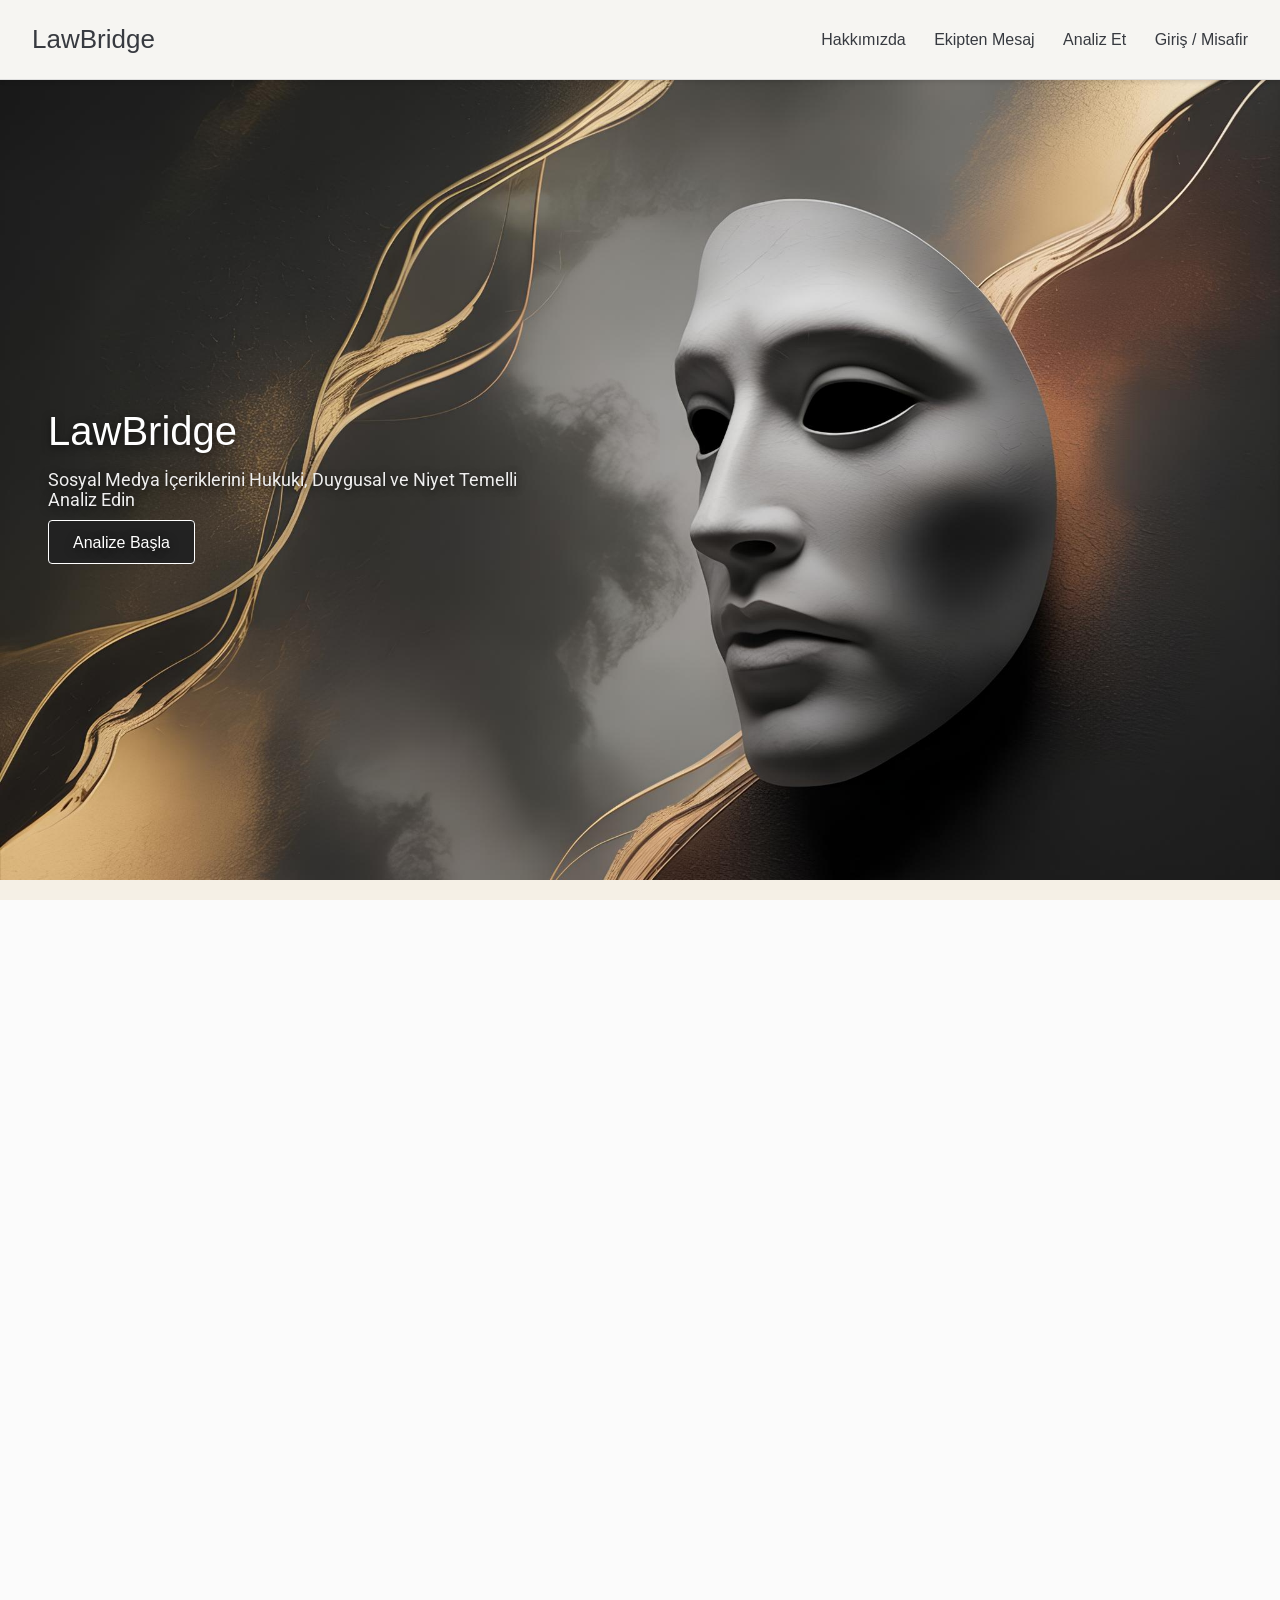
<file: index.html>
<!DOCTYPE html>
<html lang="tr">

<head>
  <meta charset="UTF-8" />
  <meta name="viewport" content="width=device-width, initial-scale=1.0" />
  <title>LawBridge</title>

  <!-- Stil dosyaları -->
  <link rel="stylesheet" href="styles/global.css" />
  <link rel="stylesheet" href="styles/home.css" />

  <!-- Google Fontlar -->
  <link rel="preconnect" href="https://fonts.googleapis.com">
  <link rel="preconnect" href="https://fonts.gstatic.com" crossorigin>
  <link
    href="https://fonts.googleapis.com/css2?family=Playwrite+IT+Moderna:wght@100..400&family=Roboto:ital,wght@0,100..900;1,100..900&family=Sansation:ital,wght@0,300;0,400;0,700;1,300;1,400;1,700&family=Sour+Gummy:ital,wght@0,100..900;1,100..900&family=Space+Grotesk:wght@300..700&display=swap"
    rel="stylesheet">
</head>

<body>
  <!-- Sayfa en üstü için anchor (scroll linki) -->
  <div id="top"></div>

  <!-- HEADER -->
<header class="header">
  <a href="#top" class="brand-name">LawBridge</a>

  <!-- Hamburger icon (sadece küçük ekranda görünecek) -->
  <div class="hamburger" id="hamburger">
    <span></span>
    <span></span>
    <span></span>
  </div>

  <!-- Navigation links -->
  <nav class="nav" id="nav">
    <a href="#about">Hakkımızda</a>
    <a href="#team">Ekipten Mesaj</a>
    <a href="pages/guest-options.html">Analiz Et</a>
    <a href="pages/login.html" onclick="localStorage.setItem('registerSource', 'menu')">Giriş / Misafir</a>

  </nav>
</header>

  <!-- HERO SECTION -->
  <section class="hero dark-hero">
    <div class="overlay-text">
      <h1>LawBridge</h1>
      <p>Sosyal Medya İçeriklerini Hukuki, Duygusal ve Niyet Temelli Analiz Edin</p>
      <a href="pages/guest-options.html" class="cta-button">Analize Başla</a>
    </div>
  </section>

  <!-- ABOUT SECTION -->
  <section id="about" class="about">
    <div class="about-image">
      <img src="assets/images/img8.jpg" alt="LawBridge Hakkımızda Görseli" />
    </div>
    <div class="about-text">
      <h2>Hakkımızda</h2>
      <p>
        LawBridge, sosyal medya yorumlarını analiz ederek şikayet sürecini kolaylaştıran bir yapay zeka destekli
        platformdur. Amacımız hukuki süreci vatandaşlar için daha erişilebilir hale getirmek ve hak arama kültürünü
        teknolojiyle güçlendirmektir. Her bireyin dijital ortamda maruz kaldığı olumsuzluklara karşı sesini
        duyurabilmesini kolaylaştırmak için çalışıyoruz.
      </p>
      <p>
        Geliştirdiğimiz sistem; içerikleri hukuki çerçevede, duygusal tonlamaları ve niyeti dikkate alarak analiz eder.
        Bu sayede kullanıcılar, potansiyel hak ihlallerini daha bilinçli bir şekilde değerlendirebilir. İnsan odaklı
        yaklaşımımızla hem bireylerin hem de toplumun adalet mekanizmasına daha etkin bir şekilde erişmesini
        amaçlıyoruz.
      </p>
    </div>
  </section>

  <!-- TEAM MESSAGE SECTION -->
  <section id="team" class="team-message">
    <div class="simple-line"></div>
    <h2>Ekipten Mesaj</h2>
    <div class="simple-line"></div>

    <p>
      Bu projeyi yalnızca bir yarışma için değil, gerçekten insanların hayatına dokunabilecek bir araç olarak
      tasarladık.
      Sosyal medyada kaybolup giden seslerin duyulmasını, hukuki süreçlerin daha erişilebilir hale gelmesini istiyoruz.
      Teknolojiyi sadece kod satırları olarak değil, toplum yararına çalışan bir köprü olarak görüyoruz.
      Bu yolda atılan her satır, bizim için bir adalet adımıdır.
    </p>
  </section>

  <!-- FOOTER -->
  <footer class="footer">
    <p>
      <a href="#">© 2025 LawBridge</a>
      <span class="dot">·</span>
      <a href="#">Tüm hakları saklıdır</a>
      <span class="dot">·</span>
      <a href="#">Gizlilik Politikası</a>
      <span class="dot">·</span>
      <a href="#">İletişim</a>
    </p>
  </footer>

  <script src="scripts/menu.js"></script>

</body>

</html>
</file>
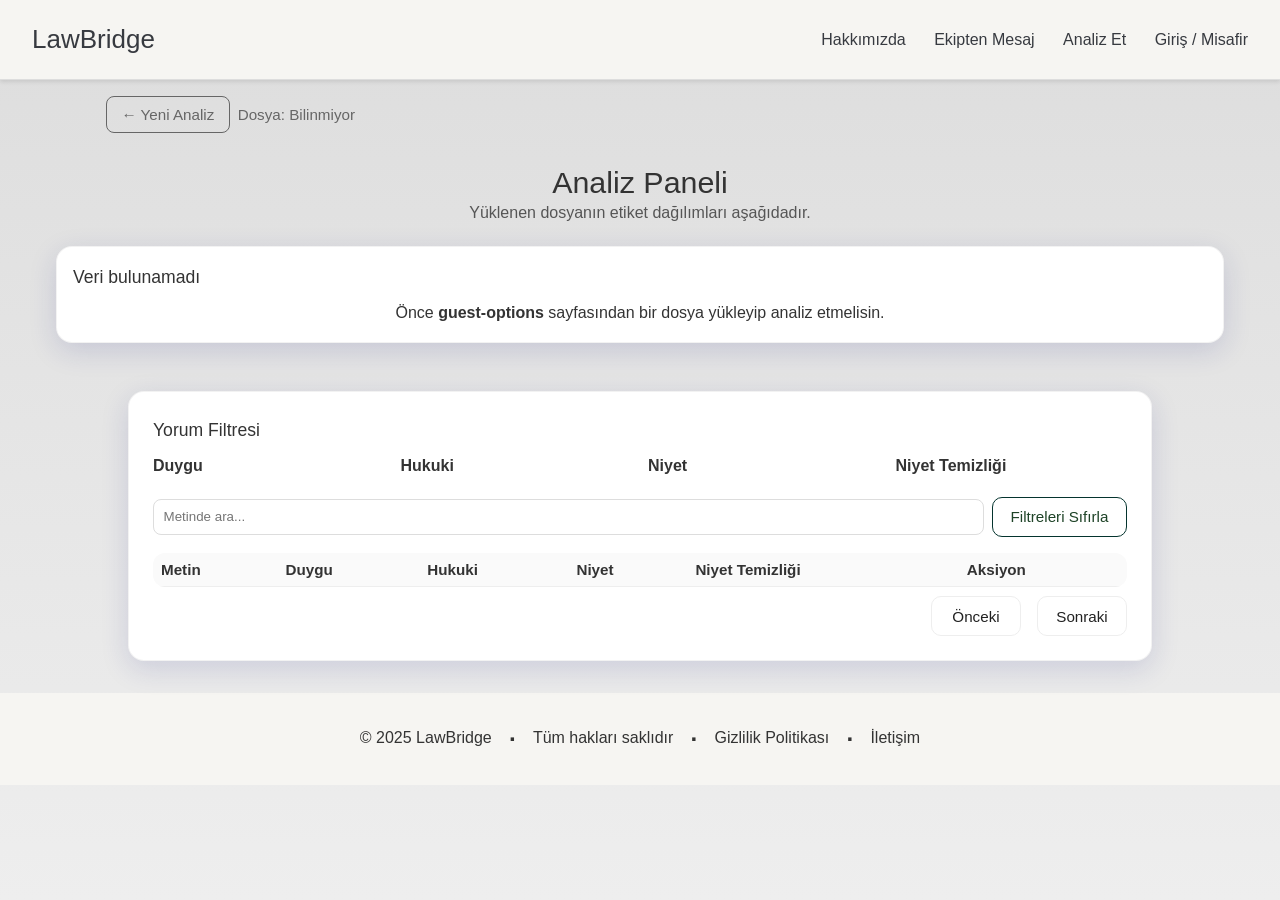
<file: pages/guest-analysis.html>
<!DOCTYPE html>
<html lang="tr">

<head>
  <meta charset="UTF-8" />
  <meta name="viewport" content="width=device-width,initial-scale=1.0" />
  <title>Analiz Sonuçları - LawBridge</title>

  <link rel="stylesheet" href="../styles/global.css" />
  <link rel="stylesheet" href="../styles/guest-analysis.css" />
  <style>
    .results-header {
      text-align: center;
      margin: 2rem auto 1rem;
      padding: 0 1rem;
    }

    .results-header h1 {
      font-size: 1.9rem;
      margin-bottom: .3rem;
    }

    .results-header p {
      color: #555;
    }

    /* 2x2 grid */
    .results-grid {
      display: grid;
      gap: 1.25rem;
      grid-template-columns: repeat(2, 1fr);
      max-width: 1200px;
      margin: 1.5rem auto 3rem;
      padding: 0 1rem;
    }

    @media (max-width: 768px) {
      .results-grid {
        grid-template-columns: 1fr;
      }
    }

    .result-card {
      background: #fff;
      border-radius: 16px;
      padding: 1rem 1rem 1.25rem;
      box-shadow: 0 8px 28px rgba(31, 38, 135, .15);
      border: 1px solid rgba(0, 0, 0, .05);
    }

    .result-card h3 {
      position: relative;
      text-align: center;
      margin: .25rem 0 1rem;
    }

    .toggle-btn {
      position: absolute;
      right: 10px;
      top: 50%;
      transform: translateY(-50%);
      border: none;
      background-color: #666;
      cursor: pointer;
      font-size: 1.2rem;
      line-height: 1;
      padding: 1px;
    }

    .chart-img {
      width: 100%;
      height: auto;
      display: block;
      margin: 0 auto;
    }

    .backbar {
      max-width: 1100px;
      margin: 1rem auto 0;
      padding: 0 1rem;
      display: flex;
      gap: .5rem;
      align-items: center;
    }

    .backbar .btn-outline {
      border: 1px solid #666;
      background: transparent;

      color: #666;
      padding: .55rem .9rem;
      border-radius: 8px;
      cursor: pointer;
    }

    .dilekce-btn {
      background-color: #8d9c90 !important;
      /* Mavi */
      color: white !important;
      padding: .4rem .8rem;
      border: none;
      border-radius: 6px;
      cursor: pointer;
    }

    .dilekce-btn:disabled {
      background-color: #ccc !important;
      /* Pasifken gri */
      cursor: not-allowed;
    }

    .kv {
      font-size: .95rem;
      color: #666;
    }

    .chart-slide {
      transition: transform 0.3s ease, opacity 0.3s ease;
    }

    .slide-in {
      transform: translate(2px, -2px);
      opacity: 0.8;
    }

    #clearFilters {
      border: 1px solid #05342e !important;
      /* Yeşil çerçeve */
      background: transparent !important;
      color: #1e4327 !important;
    }

    #clearFilters:hover {
      background-color: #8d9c90 !important;
      color: white !important;
    }




    /* Filtre paneli genişlik */
    #filter-panel {
      max-width: 80%;
      width: clamp(960px, 95vw, 1400px);
      margin: 0 auto 2rem;
      padding: 1.5rem;
    }

    /* Grid düzenini esnek yap */
    .filter-grid {
      display: grid;
      gap: 1rem;
      grid-template-columns: repeat(4, 1fr);
    }

    @media (max-width: 1200px) {
      .filter-grid {
        grid-template-columns: repeat(2, 1fr);
      }
    }

    @media (max-width: 768px) {
      .filter-grid {
        grid-template-columns: 1fr;
      }
    }

    .dd-item:hover {
      background: transparent !important;
    }
  </style>
</head>

<body>
  <!-- HEADER -->
  <header class="header">
    <a href="#top" class="brand-name">LawBridge</a>

    <!-- Hamburger icon (sadece küçük ekranda görünecek) -->
    <div class="hamburger" id="hamburger">
      <span></span>
      <span></span>
      <span></span>
    </div>

    <!-- Navigation links -->
    <nav class="nav" id="nav">
      <a href="#about">Hakkımızda</a>
      <a href="#team">Ekipten Mesaj</a>
      <a href="guest-options.html">Analiz Et</a>
      <a href="login.html" onclick="localStorage.setItem('registerSource', 'menu')">Giriş / Misafir</a>

    </nav>
  </header>
  <div class="backbar">
    <button class="btn-outline" onclick="window.location.href='./guest-options.html'">← Yeni Analiz</button>
    <span class="kv" id="meta"></span>
  </div>

  <section class="results-header">
    <h1>Analiz Paneli</h1>
    <p>Yüklenen dosyanın etiket dağılımları aşağıdadır.</p>
  </section>

  <section id="results" class="results-grid"></section>

  <!-- FİLTRE & YORUM LİSTESİ -->
  <section id="filter-panel" class="result-card">
    <h3 style="text-align:center;margin:.25rem 0 1rem;">Yorum Filtresi</h3>

    <div class="filter-grid">
      <div>
        <label style="font-weight:600;display:block;margin-bottom:.35rem;">Duygu</label>
        <div id="f-sentiment"></div>
      </div>
      <div>
        <label style="font-weight:600;display:block;margin-bottom:.35rem;">Hukuki</label>
        <div id="f-legal"></div>
      </div>
      <div>
        <label style="font-weight:600;display:block;margin-bottom:.35rem;">Niyet</label>
        <div id="f-intent"></div>
      </div>
      <div>
        <label style="font-weight:600;display:block;margin-bottom:.35rem;">Niyet Temizliği</label>
        <div id="f-intent_purity"></div>
      </div>
    </div>

    <div style="display:flex;gap:.5rem;align-items:center;margin-top:1rem;">
      <input id="searchBox" type="text" placeholder="Metinde ara..."
        style="flex:1;padding:.6rem;border:1px solid #ddd;border-radius:8px;">
      <button id="clearFilters" class="btn-outline">Filtreleri Sıfırla</button>
    </div>

    <div style="margin-top:1rem;overflow:auto;">
      <table style="width:100%;border-collapse:collapse;">
        <thead>
          <tr>
            <th style="text-align:left;border-bottom:1px solid #eee;padding:.5rem;">Metin</th>
            <th style="text-align:left;border-bottom:1px solid #eee;padding:.5rem;">Duygu</th>
            <th style="text-align:left;border-bottom:1px solid #eee;padding:.5rem;">Hukuki</th>
            <th style="text-align:left;border-bottom:1px solid #eee;padding:.5rem;">Niyet</th>
            <th style="text-align:left;border-bottom:1px solid #eee;padding:.5rem;">Niyet Temizliği</th>
            <!-- YENİ -->
            <th style="text-align:left;border-bottom:1px solid #eee;padding:.5rem;">Aksiyon</th>
          </tr>
        </thead>

        <tbody id="rowsBody"></tbody>
      </table>
      <div id="pager" style="display:flex;gap:.5rem;justify-content:flex-end;margin-top:.6rem;">
        <button id="prevPage" class="btn-outline">Önceki</button>
        <span id="pageInfo" class="kv"></span>
        <button id="nextPage" class="btn-outline">Sonraki</button>
      </div>
    </div>
    <!-- Dilekçe Modal (PDF önizlemeli) -->
    <div id="petitionModal" class="modal-backdrop" role="dialog" aria-modal="true" aria-labelledby="petitionTitle">
      <div class="modal">
        <button class="modal-close" id="petitionClose" aria-label="Kapat">×</button>

        <h3 id="petitionTitle">Dilekçe Oluştur</h3>

        <!-- Orta alan: PDF önizlemesi + Ad Soyad girişi -->
        <div class="modal-body">
          <div class="modal-preview">
            <!-- JS buraya blob URL veriyor -->
            <iframe id="petitionPreview" class="pdf-frame" title="Dilekçe Önizleme"></iframe>
          </div>

          <label class="modal-label" for="petitionName">Ad Soyad</label>
          <input id="petitionName" type="text" placeholder="Ad Soyad" />
        </div>

        <!-- Alt butonlar -->
        <div class="modal-footer">
          <button class="btn-outline" id="petitionCancel">Vazgeç</button>
          <button class="btn-primary" id="petitionSubmit">PDF OLUŞTUR</button>
        </div>
      </div>
    </div>

  </section>

  <footer class="footer">
    <p>
      <a href="#">© 2025 LawBridge</a>
      <span class="dot">·</span>
      <a href="#">Tüm hakları saklıdır</a>
      <span class="dot">·</span>
      <a href="#">Gizlilik Politikası</a>
      <span class="dot">·</span>
      <a href="#">İletişim</a>
    </p>
  </footer>

  <script src="../scripts/guest-analysis.js"></script>
</body>

</html>
</file>
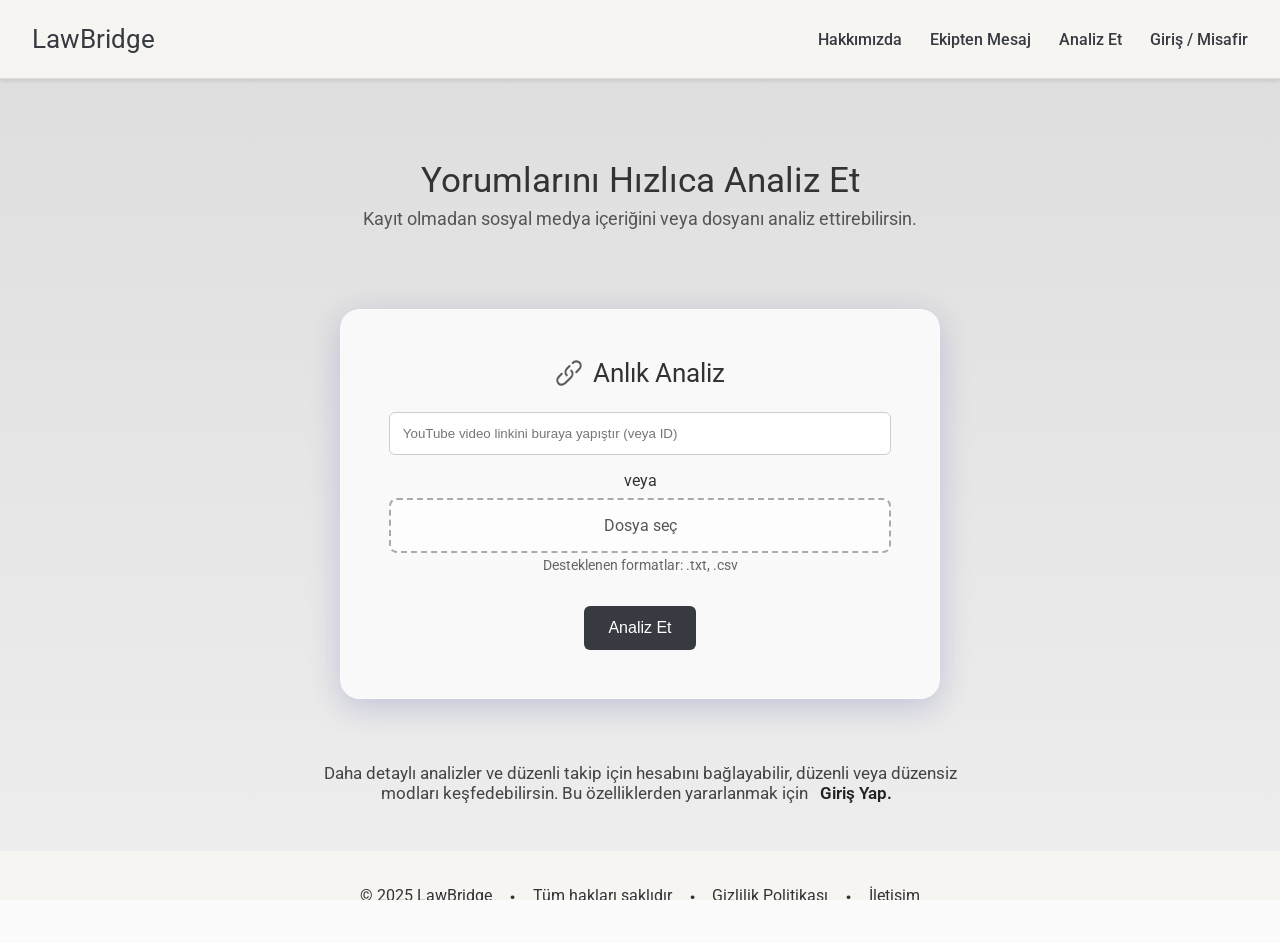
<file: pages/guest-options.html>
<!DOCTYPE html>
<html lang="tr">

<head>
  <meta charset="UTF-8" />
  <meta name="viewport" content="width=device-width, initial-scale=1.0" />
  <title>Anlık Analiz - LawBridge</title>

  <!-- Google Fontlar -->
  <link rel="preconnect" href="https://fonts.googleapis.com">
  <link rel="preconnect" href="https://fonts.gstatic.com" crossorigin>
  <link
    href="https://fonts.googleapis.com/css2?family=Playwrite+IT+Moderna:wght@100..400&family=Roboto:ital,wght@0,100..900;1,100..900&family=Sansation:ital,wght@0,300;0,400;0,700;1,300;1,400;1,700&family=Sour+Gummy:ital,wght@0,100..900;1,100..900&family=Space+Grotesk:wght@300..700&display=swap"
    rel="stylesheet">

  <link rel="stylesheet" href="../styles/global.css" />
  <link rel="stylesheet" href="../styles/guest.css" />

  <script src="../scripts/fileCheck.js"></script>
</head>

<body>
  <!-- HEADER -->
  <header class="header">
    <a href="../index.html" class="brand-name">LawBridge</a>

    <div class="hamburger" id="hamburger">
      <span></span>
      <span></span>
      <span></span>
    </div>

    <nav class="nav" id="nav">
      <a href="../index.html#about">Hakkımızda</a>
      <a href="../index.html#team">Ekipten Mesaj</a>
      <a href="guest-options.html">Analiz Et</a>
      <a href="login.html" onclick="localStorage.setItem('registerSource', 'menu')">Giriş / Misafir</a>
    </nav>
  </header>

  <!-- ANA BAŞLIK -->
  <section class="intro-section fade-in-top">
    <h1>Yorumlarını Hızlıca Analiz Et</h1>
    <p>Kayıt olmadan sosyal medya içeriğini veya dosyanı analiz ettirebilirsin.</p>
  </section>

  <!-- ANALİZ KARTI -->
  <section class="card-container fade-in-delayed">
    <div class="card glass">
      <h2 class="with-icon">
        <img src="../assets/svg/link.svg" alt="Link ikonu" class="inline-icon" />
        Anlık Analiz
      </h2>

      <!-- DEĞİŞTİ: id eklendi -->
      <input id="linkInput" type="text" placeholder="YouTube video linkini buraya yapıştır (veya ID)" />

      <p style="margin: 0.5rem 0; text-align:center;">veya</p>

      <!-- Özel tasarımlı dosya seçici -->
      <div class="custom-file-upload" id="customFileUpload">
        <span id="fileLabel">Dosya seç</span>
        <input type="file" id="fileInput" accept=".txt,.csv" />
      </div>

      <p class="file-note">Desteklenen formatlar: .txt, .csv</p>

      <button class="btn">Analiz Et</button>
    </div>
  </section>

  <!-- MOD AÇIKLAMA PARAGRAFI -->
  <section class="fade-in-late" style="text-align: center; max-width: 700px; margin: 3rem auto; padding: 0 1rem;">
    <p style="font-size: 1.05rem; color: #444;">
      Daha detaylı analizler ve düzenli takip için hesabını bağlayabilir, düzenli veya düzensiz modları
      keşfedebilirsin. Bu özelliklerden yararlanmak için
      <a href="./login.html" class="login-highlight">Giriş Yap.</a>
    </p>
  </section>

  <!-- FOOTER -->
  <footer class="footer">
    <p>
      <a href="#">© 2025 LawBridge</a>
      <span class="dot">·</span>
      <a href="#">Tüm hakları saklıdır</a>
      <span class="dot">·</span>
      <a href="#">Gizlilik Politikası</a>
      <span class="dot">·</span>
      <a href="#">İletişim</a>
    </p>
  </footer>
</body>

</html>
</file>
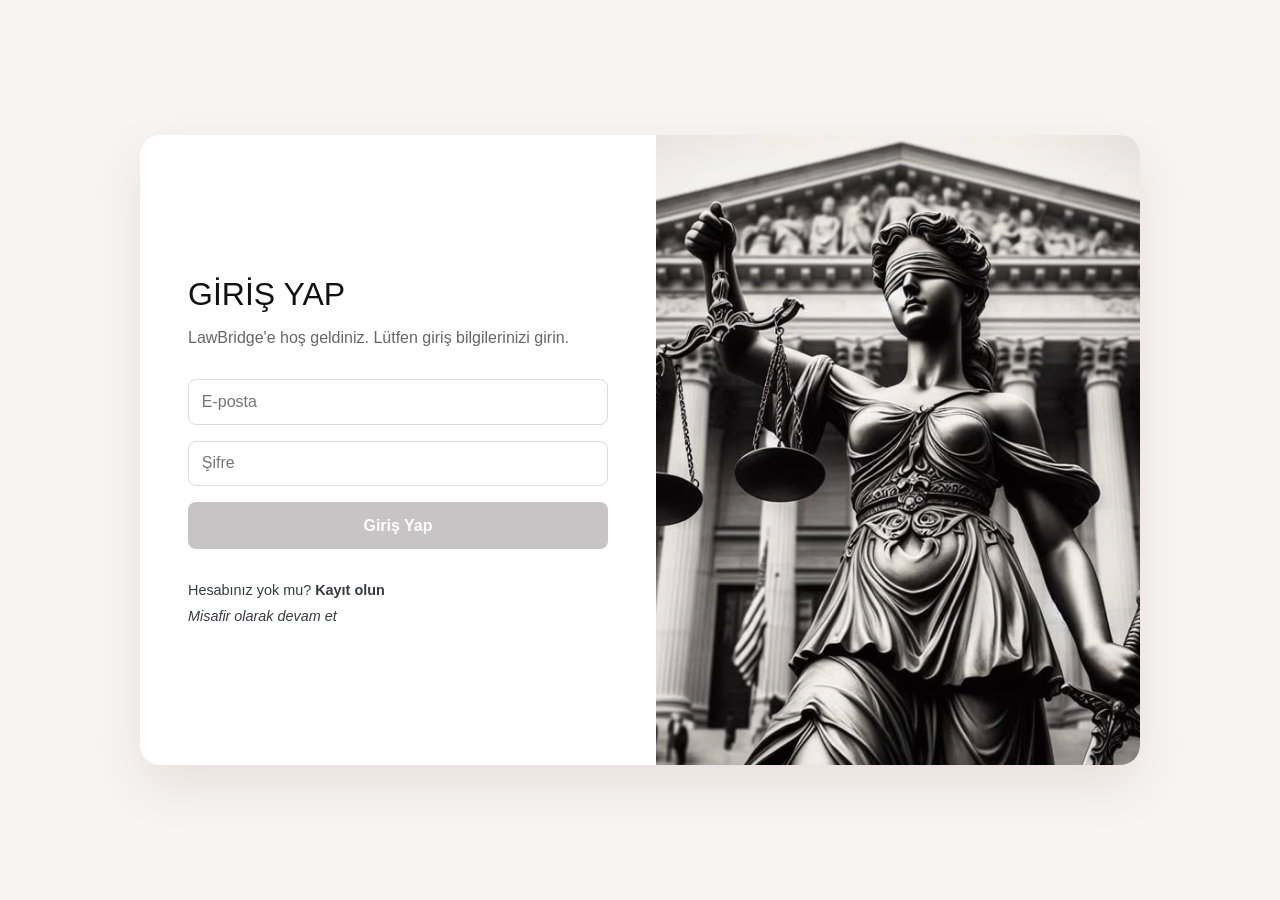
<file: pages/login.html>
<!DOCTYPE html>
<html lang="tr">

<head>
    <meta charset="UTF-8" />
    <meta name="viewport" content="width=device-width, initial-scale=1.0" />
    <title>LawBridge Giriş</title>
    <link rel="stylesheet" href="../styles/global.css">
    <link rel="stylesheet" href="../styles/login.css">

</head>

<body>

    <div class="container">
        <!-- SOL TARAF -->
        <div class="left">
            <h2>GİRİŞ YAP</h2>
            <p>LawBridge'e hoş geldiniz. Lütfen giriş bilgilerinizi girin.</p>

            <input type="email" id="email" placeholder="E-posta">
            <input type="password" id="password" placeholder="Şifre">
            <button id="login-button">Giriş Yap</button>

            <a href="register.html" onclick="localStorage.setItem('registerSource', 'login')">Hesabınız yok mu? <strong>
                    Kayıt olun </strong> </a>
            <a href="guest-options.html"> <em>Misafir olarak devam et</em></a>

        </div>

        <!-- SAĞ TARAF -->
        <div class="right">

        </div>
    </div>

    <script src="../scripts/login.js"></script>
</body>

</html>
</file>
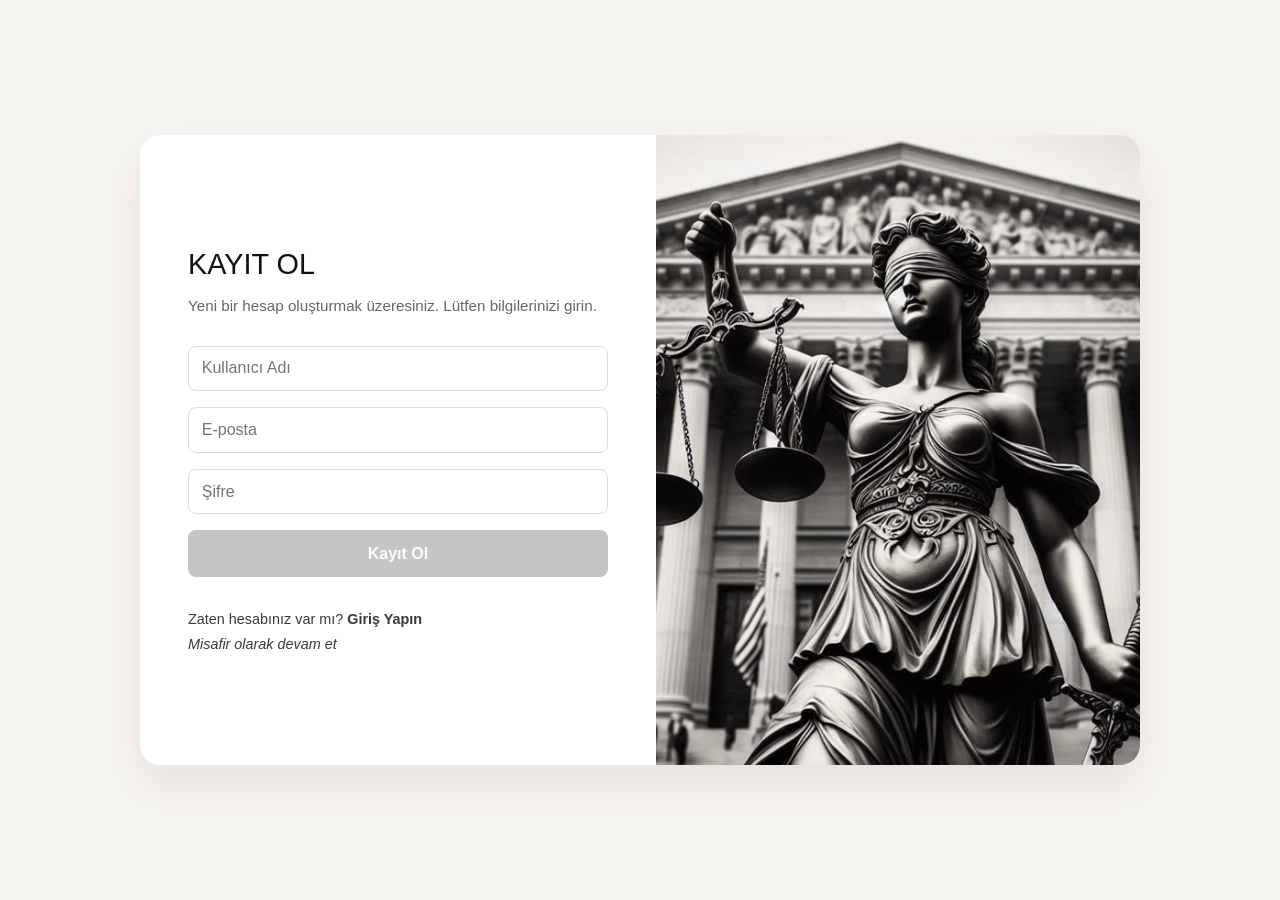
<file: pages/register.html>
<!DOCTYPE html>
<html lang="tr">

<head>
    <meta charset="UTF-8" />
    <meta name="viewport" content="width=device-width, initial-scale=1.0" />
    <title>LawBridge Kayıt</title>
    <link rel="stylesheet" href="../styles/global.css">
    <link rel="stylesheet" href="../styles/register.css">

</head>

<body>

    <div class="container">
        <!-- SOL TARAF -->
        <div class="left">
            <h2>KAYIT OL</h2>
            <p>Yeni bir hesap oluşturmak üzeresiniz. Lütfen bilgilerinizi girin.</p>

            <input type="text" id="name" placeholder="Kullanıcı Adı">
            <input type="email" id="email" placeholder="E-posta">
            <input type="password" id="password" placeholder="Şifre">
            <button id="register-button">Kayıt Ol</button>

            <a href="login.html">Zaten hesabınız var mı? <strong> Giriş Yapın </strong></a>
            <a href="guest-options.html"> <em>Misafir olarak devam et</em></a>
        </div>

        <!-- SAĞ TARAF -->
        <div class="right"></div>
    </div>

     <script src="../scripts/register.js"></script>
</body>

</html>
</file>
<file: styles/global.css>
/*
   GLOBAL THEME & COLORS
 */
:root {
    /* Genel metin renkleri */
    --text-primary: #373A40;
    --text-secondary: #333;
    --background-white: #FBFBFB;

    /* Tema Renk Paleti */
    --accent-color: #F2BED1;
    --highlight-color: #FFF085;

    /* Header */
    --header-bg: #F6F5F2;
    --header-text: var(--text-primary);

    /* Footer */
    --footer-bg: #F6F5F2;
    --footer-text: var(--text-secondary);

    /* Button */
    --button-bg: #000;
    --button-text: #fff;
    --button-hover-bg: #333;
}

/* 
   RESET ve TEMEL AYARLAR
 */
* {
    margin: 0;
    padding: 0;
    box-sizing: border-box;
}

html,
body {
    height: 100%;
    font-family: 'Segoe UI', sans-serif;
    background-color: var(--background-white);
    color: var(--text-primary);
    overflow-x: hidden;
}

/* Başlıklar ve metin fontları */
h1,
h2,
h3,
a {
    /* font-family: "Sansation", sans-serif; */
    font-weight: 400;
}

p {
    font-family: "Roboto", sans-serif;
}

/* 
   LINK STİLLERİ
 */
a {
    text-decoration: none;
    color: inherit;
    transition: opacity 0.3s;
}

a:hover {
    opacity: 0.8;
}

/* 
    BUTONLAR
 */
button,
.cta-button {
    padding: 0.8rem 1.5rem;
    background-color: var(--button-bg);
    color: var(--button-text);
    border: none;
    border-radius: 4px;
    cursor: pointer;
    transition: background-color 0.3s;
}

button:hover,
.cta-button:hover {
    background-color: var(--button-hover-bg);
}

/* 
 HEADER (Sabit Üst Menü)
 */
.header {
    position: sticky;
    top: 0;
    z-index: 1000;
    background-color: var(--header-bg);
    color: var(--header-text);
    padding: 1.5rem 2rem;
    display: flex;
    justify-content: space-between;
    align-items: center;
    border-bottom: 1px solid #ddd;
    box-shadow: 0 2px 4px rgba(0, 0, 0, 0.1);
}

.brand-name {
    font-size: 26px;
    color: var(--text-primary);
}

.nav a {
    margin-left: 1.5rem;
    font-weight: 500;
}

/* 
 FOOTER (Sayfa Altı)
 */
.footer {
    background-color: var(--footer-bg);
    color: var(--footer-text);
    padding: 2rem 1rem;
    text-align: center;
    font-size: 1rem;
    font-family: 'Roboto', sans-serif;
}

.footer a {
    color: var(--footer-text);
    text-decoration: none;
    margin: 0 0.3rem;
    font-weight: 400;
}

.footer a:hover {
    text-decoration: underline;
}

.footer .dot {
    font-size: 1.5rem;
    padding: 0 0.5rem;
    font-weight: bold;
    vertical-align: middle;
    color: var(--footer-text);
}



/* Hamburger ikon görünümü */
.hamburger {
  display: none;
  flex-direction: column;
  cursor: pointer;
  gap: 6px;
  z-index: 1001;
}

.hamburger span {
  height: 3px;
  width: 25px;
  background: var(--text-primary);
  border-radius: 3px;
}


/* Responsive menü – SAĞA sabit ve kısa */
@media (max-width: 768px) {
  .hamburger {
    display: flex;
  }

  .nav {
    position: fixed;
    top: 70px; /* header yüksekliğine göre ayarla */
    right: 0;
    background: var(--header-bg);
    display: none;
    flex-direction: column;
    align-items: flex-start;
    padding: 1rem;
    width: 200px;
    box-shadow: -2px 2px 10px rgba(0, 0, 0, 0.15);
    border-left: 1px solid #ddd;
    border-bottom: 1px solid #ddd;
    z-index: 1000;
  }

  .nav.show {
    display: flex;
  }

  .nav a {
    margin: 0.5rem 0;
    padding: 0.3rem 0.5rem;
    width: 100%;
    font-size: 1rem;
  }
}
</file>
<file: styles/home.css>
@import url('global.css');

/* 
 HERO SECTION (Ana Giriş Alanı)
*/
.dark-hero {
  background-image: url('../assets/images/img11.jpeg');
  background-size: cover;
  background-position: center;
  height: 800px;
  display: flex;
  align-items: center;
  justify-content: flex-start;
  color: #fff;
  overflow: hidden;
  position: relative;
}

.overlay-text {
  padding: 2rem 3rem;
  max-width: 600px;
  z-index: 2;
  text-shadow: 0 2px 8px rgba(0, 0, 0, 0.6);
}

.overlay-text h1 {
  font-size: 2.5rem;
  margin-bottom: 1rem;
  color: #fff;
}

.overlay-text p {
  font-size: 1.1rem;
  margin-bottom: 1.5rem;
  color: #eee;
}

/* Cta button zaten global.css'te tanımlı, sadece özelleştiriyoruz */
.cta-button {
  background-color: #222;
  border: 1px solid #fff;
}

.cta-button:hover {
  background-color: #F8EEDF;
  color: #000;
}


/* 
 ABOUT SECTION
    */
.about {
  background-color: #f5f0e6;
  width: 100%;
  /* 100vw yerine daha sağlıklı */
  min-height: 650px;
  display: flex;
  justify-content: flex-start;
  align-items: center;
  padding: 0 2rem;
  box-sizing: border-box;
}

.about-image {
  flex: 1;
  max-width: 500px;
  height: 98%;
  display: flex;
  align-items: center;
  justify-content: flex-start;
}

.about-image img {
  width: 100%;
  height: auto;
  aspect-ratio: 1 / 1;
  object-fit: cover;
  box-shadow: 0 4px 12px rgba(0, 0, 0, 0.1);
  margin: 1.5rem;
}

.about-text {
  flex: 2;
  padding-left: 2rem;
  font-size: 1.1rem;
  color: #444;
  line-height: 1.7;
}

.about-text h2 {
  font-size: 2rem;
  margin: 2rem;
  color: #333;
}

.about-text p {
  margin: 2rem;
}


/* 
 TEAM MESSAGE SECTION
 */
.team-message {
  background-color: #1E201E;
  color: #f5f5f5;
  padding: 3rem 2rem;
  text-align: center;
  line-height: 1.7;
}

.team-message h2 {
  font-size: 1.8rem;
  margin-bottom: 1.5rem;
  color: var(--highlight-color);
}

.team-message p {
  max-width: 700px;
  margin: 0 auto;
  font-size: 1.1rem;
  color: #e0e0e0;
}

/* Araya çizgi */
.simple-line {
  width: 450px;
  height: 1px;
  background-color: var(--highlight-color);
  margin: 1rem auto 2rem;
}


/* 
 RESPONSIVE TASARIM
 */
@media (max-width: 768px) {

  /* HERO */
  .dark-hero {
    height: 300px;
    justify-content: center;
    text-align: center;
    padding: 1rem;
  }

  .overlay-text {
    padding: 1rem;
  }

  .overlay-text h1 {
    font-size: 2rem;
  }

  .overlay-text p {
    font-size: 0.95rem;
  }

  .cta-button {
    padding: 0.7rem 1.4rem;
    font-size: 0.95rem;
  }

  /* ABOUT */
  .about {
    flex-direction: column;
    min-height: auto;
    padding: 2rem 1rem;
    text-align: center;
  }

  .about-image {
    max-width: 80%;
    height: auto;
    margin-bottom: 1.5rem;
    justify-content: center;
  }

  .about-text {
    flex: none;
    padding-left: 0;
    width: 100%;
  }
}
</file>
<file: styles/guest-analysis.css>
/* === SAYFA TEMELİ === */
:root{
  --bg1:#DDDDDD;
  --bg2:#EEEEEE;
  --txt:#333;
  --muted:#666;
  --ink:#222;
  --card:#F9F9F9;
  --border:#eee;
  --line:#f3f3f3;
  --accent:#373A40;
  --accent-2:#1f1f1f;
  --chip:#e9edf3;
}

*{box-sizing:border-box}
body{
  background: linear-gradient(to bottom, var(--bg1), var(--bg2));
  font-family: 'Roboto', sans-serif;
  color: var(--txt);
  margin:0;
}

/* üst bar (geri + meta) */
.backbar{
  max-width:1100px;
  margin:5rem auto 1rem;
  padding:0 1rem;
  display:flex;
  gap:.75rem;
  align-items:center;
}
.kv{font-size:.95rem;color:#555}

/* başlık kısmı */
.results-header{
  max-width:1100px;
  margin:0 auto 1rem;
  padding:0 1rem;
  text-align:left;
  opacity:0;
  animation:fadeInTop .8s ease forwards;
}
.results-header h1{margin:.25rem 0 0.25rem;font-size:2rem}
.results-header p{margin:0;color:#555}

/* grafik kartlarını tutan grid */
.results-grid{
  max-width:1100px;
  margin:1rem auto 1.25rem;
  padding:0 1rem;
  display:grid;
  grid-template-columns:repeat(2,minmax(0,1fr));
  gap:1rem;
}

/* kart genel */
.result-card{
  background:var(--card);
  border:1px solid rgba(255,255,255,.25);
  border-radius:16px;
  box-shadow:0 8px 24px rgba(31,38,135,.18);
  padding:1rem 1rem 1.1rem;
  backdrop-filter: blur(8px);
  -webkit-backdrop-filter: blur(8px);
}
.result-card h3{
  margin:.25rem 0 .5rem;
  font-size:1.1rem;
  display:flex;align-items:center;justify-content:space-between;
}

/* grafik görselleri + animasyon */
.chart-img{
  width:100%;
  height:auto;
  border-radius:12px;
  border:1px solid var(--border);
  background:white;
}
.chart-slide{opacity:0;animation:fadeInUp .6s ease .1s forwards}
.slide-in{animation:fadeInUp .5s ease}

/* grafikleri bar/pie arasında değiştir butonu */
.toggle-btn{
  border:none;cursor:pointer;
  padding:.35rem .6rem;border-radius:8px;
  background:var(--chip);color:#333;
  font-size:.9rem;transition:transform .15s ease;
}
.toggle-btn:hover{transform:translateY(-1px)}

/* filtre paneli */
#filter-panel{grid-column:1/-1;margin-top:.5rem}
.filter-grid{
  display:grid;gap:.75rem;margin-bottom:.75rem;
  grid-template-columns:repeat(4,minmax(0,1fr));
}
.filters-top{
  display:flex;gap:.5rem;align-items:center;justify-content:space-between;
}
#searchBox{
  flex:1;
  padding:.6rem .75rem;border:1px solid var(--border);border-radius:10px;
  background:white;
}

/* dropdown bileşeni */
.filter-dd{position:relative}
.dd-btn{
  width:100%;
  display:flex;align-items:center;justify-content:space-between;
  gap:.5rem;
  padding:.55rem .7rem;border:1px solid var(--border);border-radius:10px;
  background:white;cursor:pointer
}
.dd-title{font-size:.95rem}
.dd-chip{
  min-width:.6rem;min-height:.6rem;border-radius:999px;background:#cfd7e6
}
.dd-menu{
  position:absolute;z-index:20;left:0;right:0;top:calc(100% + 6px);
  background:white;border:1px solid var(--border);border-radius:12px;
  box-shadow:0 10px 30px rgba(0,0,0,.08);
  padding:.4rem .4rem;display:none;max-height:260px;overflow:auto
}
.filter-dd.open .dd-menu{display:block}

.dd-section{padding:.25rem .25rem .4rem}
.dd-section h5{margin:.2rem .25rem .4rem;font-size:.8rem;color:#888;font-weight:600}
.dd-empty{padding:.5rem .6rem;color:#888;font-size:.9rem}
.dd-item{
  display:grid;grid-template-columns:auto 1fr auto;align-items:center;
  gap:.5rem;padding:.35rem .45rem;border-radius:8px
}
.dd-item:hover{background:transparent}
.dd-item input{accent-color:#4a5568}
.dd-count{font-variant-numeric:tabular-nums;color:#777}

/* tablo + sayfalama */
table{width:100%;border-collapse:collapse;background:white;border-radius:12px;overflow:hidden}
thead th{background:#fafafa}
th,td{font-size:.95rem}
#pager button{min-width:90px}

.btn,
.btn-outline,
.btn-primary{
  padding:.65rem 1.1rem;
  border-radius:10px;
  font-size:.95rem;
  cursor:pointer;
}
.btn{
  background-color:var(--accent);color:#fff;border:none;
  transition:background .2s ease
}
.btn:hover{background-color:var(--accent-2)}

.btn-outline{
  background:transparent;
  color:var(--ink);
  border:1px solid var(--border);
}
.btn-outline:hover{background:#f6f7f9}

.btn-primary{
  background:var(--accent); color:#fff; border:1px solid var(--accent);
}
.btn-primary:hover{background:var(--accent-2)}

/* dilekçe butonu taba daha “soft” görünsün */
.btn-petition{padding:.45rem .7rem;border-radius:8px}

/* modal */
.modal-backdrop{
  position:fixed;inset:0;background:rgba(0,0,0,.35);
  display:none;align-items:center;justify-content:center;padding:1rem;
}
.modal-backdrop.open{display:flex}
.modal{
  width:min(880px, 96vw);max-height:90vh;
  background:white;border-radius:16px;border:1px solid var(--border);
  box-shadow:0 18px 50px rgba(0,0,0,.2);
  display:flex;flex-direction:column;
}
.modal-close{
  position:absolute;right:.75rem;top:.45rem;
  background:transparent;border:none;font-size:1.6rem;cursor:pointer;color:#888
}
.modal h3{margin:1rem 1.25rem .25rem}
.modal-body{
  padding:.25rem 1.25rem 1rem;
  display:flex;flex-direction:column;gap:.6rem;
  overflow:auto;
}
.modal-preview{
  border:1px solid var(--border);border-radius:12px;overflow:hidden;
  background:#fafafa;min-height:300px;
}
.pdf-frame{
  width:100%;height:420px;border:0;display:block;background:white
}
.pdf-loading{opacity:.6;filter:grayscale(1)}
.modal-label{font-size:.9rem;color:#666}
.modal-footer{
  padding: .8rem 1.25rem .95rem;
  display:flex;gap:.5rem;justify-content:flex-end;border-top:1px solid var(--border)
}

/* küçük bilgi satırları */
.file-note{font-size:.9rem;color:var(--muted)}

/* animasyonlar */
@keyframes fadeInTop{
  from{transform:translateY(-18px);opacity:0}
  to{transform:translateY(0);opacity:1}
}
@keyframes fadeInUp{
  from{transform:translateY(18px);opacity:0}
  to{transform:translateY(0);opacity:1}
}

/* responsive */
@media (max-width: 1024px){
  .results-grid{grid-template-columns:1fr}
  .filter-grid{grid-template-columns:repeat(2,minmax(0,1fr))}
}
@media (max-width: 640px){
  .backbar{margin:4.25rem auto .5rem}
  .filter-grid{grid-template-columns:1fr}
  #searchBox{font-size:.95rem}
  .pdf-frame{height:360px}
}
</file>
<file: styles/guest.css>
/* === Sayfa Yapısı === */
body {
  background: linear-gradient(to bottom, #DDDDDD, #EEEEEE);
  font-family: 'Roboto', sans-serif;
  color: #333;
}

/* === Giriş Bölümü === */
.intro-section {
  text-align: center;
  margin-top: 4rem;
  padding: 1rem;
  opacity: 0;
  animation: fadeInTop 1s ease forwards;
}

.intro-section h1 {
  font-size: 2.2rem;
  margin-bottom: 0.5rem;
}

.intro-section p {
  font-size: 1.1rem;
  color: #555;
}

/* === Kart Alanı === */
.with-icon {
  display: flex;
  align-items: center;
  justify-content: center;
  gap: 0.6rem;
  font-size: 1.6rem;
  margin-bottom: 1rem;
}

.inline-icon {
  width: 28px;
  height: 28px;
  opacity: 0.8;
}


.card-container {
  display: flex;
  justify-content: center;
  margin: 3rem auto;
  padding: 1rem;
  flex-wrap: wrap;
  max-width: 1000px;
  opacity: 0;
  animation: fadeInTop 1s ease 0.3s forwards;
}

/* === Kartlar (Glass Effect) === */
.card {
  width: 100%;
  max-width: 600px;
  padding: 3rem;
  min-height: 350px;
  border-radius: 20px;
  /*background: rgba(255, 255, 255, 0.15);*/
  background: #F9F9F9;
  box-shadow: 0 8px 32px rgba(31, 38, 135, 0.2);
  backdrop-filter: blur(10px);
  -webkit-backdrop-filter: blur(10px);
  border: 1px solid rgba(255, 255, 255, 0.25);
  text-align: center;
  transition: transform 0.3s ease;
}

.card:hover {
  transform: translateY(-5px);
}

.card h2 {
  font-size: 1.6rem;
  margin-bottom: 1rem;
}

.card input[type="text"],
.card input[type="file"] {
  width: 100%;
  padding: 0.8rem;
  margin: 0.5rem 0;
  border: 1px solid #ccc;
  border-radius: 6px;
}

.card .file-note {
  font-size: 0.9rem;
  color: #666;
  margin-top: -0.2rem;
  margin-bottom: 1rem;
}

.btn {
  padding: 0.8rem 1.5rem;
  background-color: #373A40;
  color: white;
  font-size: 16px;
  font-weight: 200;
  border: none;
  border-radius: 6px;
  margin-top: 1rem;
  cursor: pointer;
  transition: background 0.3s ease;
}

.btn:hover {
  background-color: #222;
}

/* Özel dosya seçici kutu */
.custom-file-upload {
  position: relative;
  width: 100%;
  padding: 1rem;
  border: 2px dashed #aaa;
  border-radius: 8px;
  background-color: rgba(255, 255, 255, 0.6);
  color: #555;
  cursor: pointer;
  font-size: 1rem;
  text-align: center;
  transition: background-color 0.3s ease;
  margin-bottom: 0.5rem;
}

.custom-file-upload:hover {
  background-color: rgba(240, 240, 240, 0.8);
}

.custom-file-upload input[type="file"] {
  position: absolute;
  left: 0;
  top: 0;
  opacity: 0;
  width: 100%;
  height: 100%;
  cursor: pointer;
}


.file-note {
  font-size: 0.9rem;
  color: #666;
  margin-top: -0.2rem;
  margin-bottom: 1rem;
}


/* === Geç Gelen Paragraf === */
.fade-in-late {
  opacity: 0;
  animation: fadeInUp 1s ease 1s forwards;
}

.login-highlight {
  color: #222;
  font-weight: 600;
  padding: 0.2rem 0.5rem;
  border-radius: 4px;
  transition: background-color 0.3s;
}


/* === ANİMASYONLAR === */
@keyframes fadeInTop {
  from {
    transform: translateY(-30px);
    opacity: 0;
  }
  to {
    transform: translateY(0);
    opacity: 1;
  }
}

@keyframes fadeInUp {
  from {
    transform: translateY(30px);
    opacity: 0;
  }
  to {
    transform: translateY(0);
    opacity: 1;
  }
}

/* === Responsive === */
@media (max-width: 768px) {
  .card {
    width: 90%;
    padding: 2rem;
  }
}
</file>
<file: styles/login.css>
* {
    box-sizing: border-box;
}

body {
    margin: 0;
    font-family: 'Segoe UI', sans-serif;
    background-color: var(--header-bg);
    display: flex;
    justify-content: center;
    align-items: center;
    min-height: 100vh;
    padding: 1rem;
}

.container {
    width: 100%;
    max-width: 1000px;
    min-height: 70vh;
    display: flex;
    background-color: white;
    border-radius: 20px;
    overflow: hidden;
    box-shadow: 0 20px 50px rgba(132, 44, 44, 0.1);
    position: relative;
    flex-direction: row;
    opacity: 0;
    animation: fadeInTop 1s ease forwards;
}

.left {
    flex: 1;
    padding: 3rem;
    display: flex;
    flex-direction: column;
    justify-content: center;
    z-index: 2;
    opacity: 0;
    animation: fadeInTop 1s ease 0.3s forwards;
}

.left h2 {
    font-size: 2rem;
    margin-bottom: 1rem;
    color: #111;
}

.left p {
    font-size: 1rem;
    margin-bottom: 2rem;
    color: #666;
}

.left input {
    padding: 0.8rem;
    margin-bottom: 1rem;
    border-radius: 8px;
    border: 1px solid #ddd;
    font-size: 1rem;
    transition: transform 0.3s ease, box-shadow 0.3s ease;
}

.left input:focus {
    transform: translateY(-2px);
    box-shadow: 0 4px 12px rgba(0, 0, 0, 0.1);
}

.left button {
    padding: 0.9rem;
    border: none;
    background-color: rgba(30, 23, 23, 0.25);
    color: white;
    font-weight: bold;
    border-radius: 8px;
    cursor: pointer;
    margin-bottom: 1.5rem;
    font-size: 1rem;
    transition: background-color 0.3s ease, transform 0.3s ease;
}

.left button:hover {
    background-color: rgba(30, 23, 23, 0.4);
    transform: translateY(-2px);
}

.left a {
    display: block;
    font-size: 0.9rem;
    color: var(--text-primary);
    text-decoration: none;
    margin-top: 0.6rem;
    transition: opacity 0.3s ease;
}

.left a:hover {
    opacity: 0.8;
}

.right {
    flex: 1;
    background-image: url('../assets/images/justice_lady.jpeg');
    background-size: cover;
    background-position: center;
    background-repeat: no-repeat;
    display: flex;
    justify-content: center;
    align-items: center;
    padding: 2rem;
    position: relative;
    overflow: visible;
    opacity: 0;
    animation: fadeInUp 1s ease 0.5s forwards;
}

/* === ANİMASYONLAR === */
@keyframes fadeInTop {
    from {
        transform: translateY(-30px);
        opacity: 0;
    }
    to {
        transform: translateY(0);
        opacity: 1;
    }
}

@keyframes fadeInUp {
    from {
        transform: translateY(30px);
        opacity: 0;
    }
    to {
        transform: translateY(0);
        opacity: 1;
    }
}

/* Geç gelen öğeler için */
.fade-in-late {
    opacity: 0;
    animation: fadeInUp 1s ease 1s forwards;
}

/* RESPONSIVE */
@media (max-width: 600px) {
    .container {
        flex-direction: column;
        align-items: center;
        text-align: center;
        padding: 1rem;
    }

    .left {
        padding: 2rem 1.5rem;
        width: 100%;
    }

    .left h2 {
        font-size: 1.6rem;
    }

    .left p {
        font-size: 0.9rem;
    }

    .left input,
    .left button {
        font-size: 1rem;
        width: 100%;
    }

    .right {
        display: none !important;
    }
}
</file>
<file: styles/register.css>
* {
    box-sizing: border-box;
}

body {
    margin: 0;
    background-color: var(--header-bg);
    display: flex;
    justify-content: center;
    align-items: center;
    min-height: 100vh;
    padding: 1rem;
}

.container {
    width: 100%;
    max-width: 1000px;
    min-height: 70vh;
    display: flex;
    flex-direction: row;
    background-color: white;
    border-radius: 20px;
    overflow: hidden;
    box-shadow: 0 20px 50px rgba(132, 44, 44, 0.1);
    position: relative;
    opacity: 0;
    animation: fadeInTop 1s ease forwards;
}

.left {
    flex: 1;
    padding: 3rem;
    display: flex;
    flex-direction: column;
    justify-content: center;
    z-index: 2;
    opacity: 0;
    animation: fadeInTop 1s ease 0.3s forwards;
}

.left h2 {
    font-size: 1.8rem;
    margin-bottom: 1rem;
    color: #111;
}

.left p {
    font-size: 0.95rem;
    margin-bottom: 2rem;
    color: #666;
}

.left input {
    padding: 0.8rem;
    margin-bottom: 1rem;
    border-radius: 8px;
    border: 1px solid #ddd;
    font-size: 1rem;
    transition: transform 0.3s ease, box-shadow 0.3s ease;
}

.left input:focus {
    transform: translateY(-2px);
    box-shadow: 0 4px 12px rgba(0, 0, 0, 0.1);
}

.left button {
    padding: 0.9rem;
    border: none;
    background-color: rgba(30, 23, 23, 0.25);
    color: white;
    font-weight: bold;
    border-radius: 8px;
    cursor: pointer;
    margin-bottom: 1.5rem;
    font-size: 1rem;
    transition: background-color 0.3s ease, transform 0.3s ease;
}

.left button:hover {
    background-color: rgba(30, 23, 23, 0.4);
    transform: translateY(-2px);
}

.left a {
    display: block;
    font-size: 0.9rem;
    color: var(--text-primary);
    text-decoration: none;
    margin-top: 0.6rem;
    transition: opacity 0.3s ease;
}

.left a:hover {
    opacity: 0.8;
}

.right {
    flex: 1;
    background-image: url('../assets/images/justice_lady.jpeg');
    background-size: cover;
    background-position: center;
    background-repeat: no-repeat;
    background-blend-mode: overlay;
    display: flex;
    justify-content: center;
    align-items: center;
    padding: 2rem;
    position: relative;
    overflow: visible;
    opacity: 0;
    animation: fadeInUp 1s ease 0.5s forwards;
}

/* === ANİMASYONLAR === */
@keyframes fadeInTop {
    from {
        transform: translateY(-30px);
        opacity: 0;
    }
    to {
        transform: translateY(0);
        opacity: 1;
    }
}

@keyframes fadeInUp {
    from {
        transform: translateY(30px);
        opacity: 0;
    }
    to {
        transform: translateY(0);
        opacity: 1;
    }
}

/* Geç gelen öğeler için */
.fade-in-late {
    opacity: 0;
    animation: fadeInUp 1s ease 1s forwards;
}

/* Responsive */
@media (max-width: 600px) {
    .container {
        flex-direction: column;
        align-items: center;
        text-align: center;
        padding: 1rem;
    }

    .left {
        padding: 2rem 1.5rem;
        width: 100%;
    }

    .left h2 {
        font-size: 1.6rem;
    }

    .left p {
        font-size: 0.9rem;
    }

    .left input,
    .left button {
        font-size: 1rem;
        width: 100%;
    }

    .right {
        display: none !important;
    }
}
</file>
